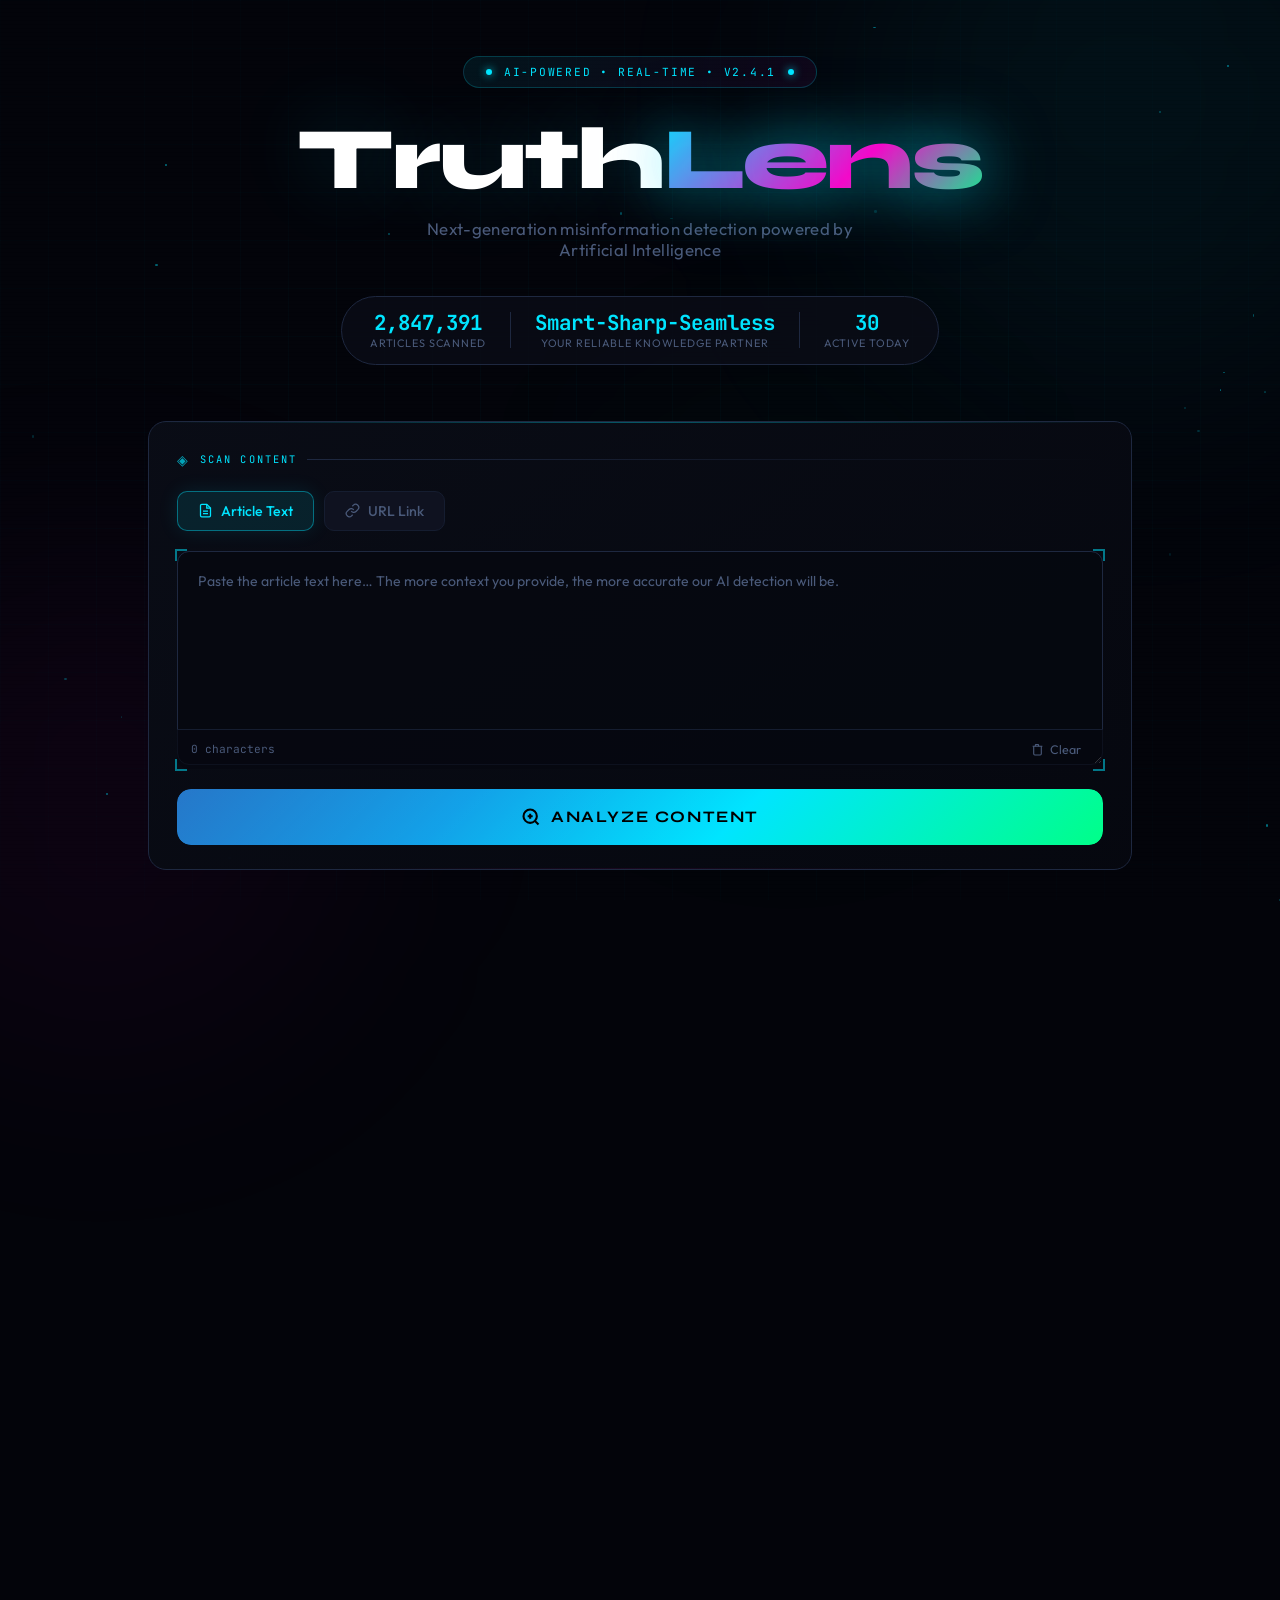
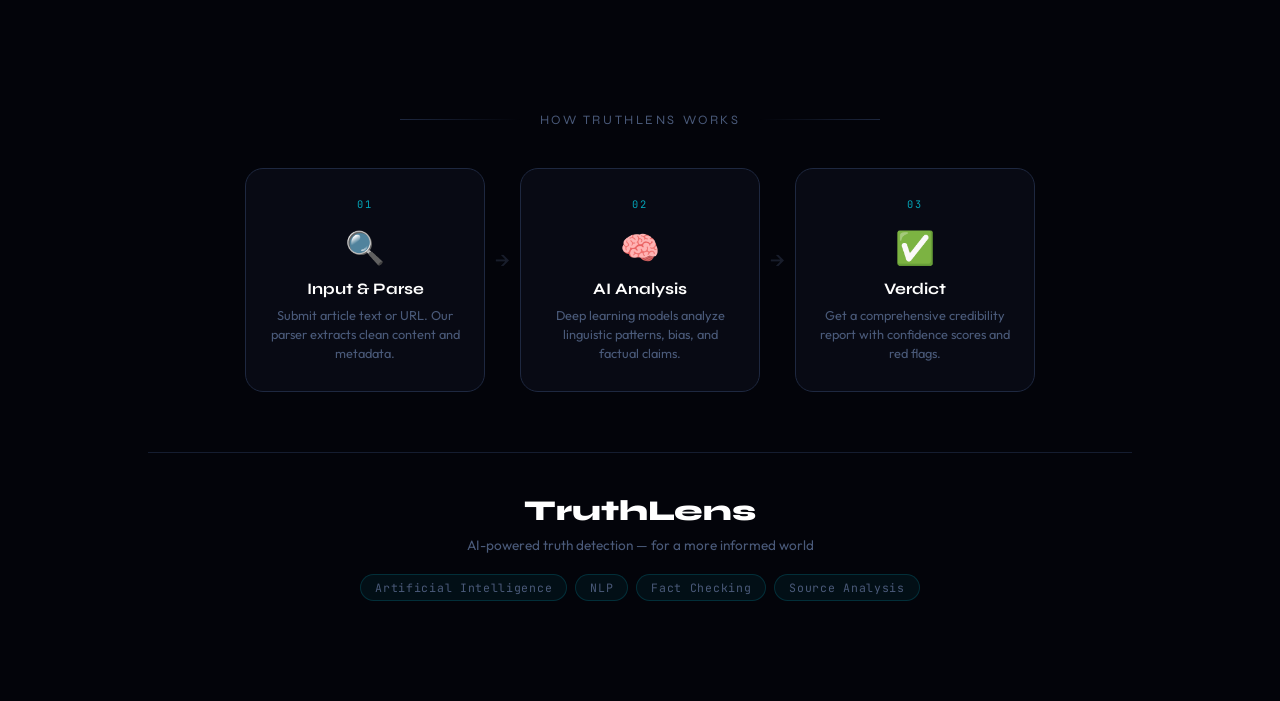
<file: frontend/index.html>
<!DOCTYPE html>
<html lang="en">
<head>
  <meta charset="UTF-8" />
  <meta name="viewport" content="width=device-width, initial-scale=1.0"/>
  <title>TruthLens — AI Fake News Detection</title>
  <link rel="preconnect" href="https://fonts.googleapis.com">
  <link href="https://fonts.googleapis.com/css2?family=Syne:wght@400;500;600;700;800&family=JetBrains+Mono:wght@300;400;500;600;700&family=Outfit:wght@300;400;500;600;700;900&display=swap" rel="stylesheet">
  <link rel="stylesheet" href="styles.css">
</head>
<body>

  <!-- Ambient background elements -->
  <div class="bg-grid"></div>
  <div class="blob blob-a"></div>
  <div class="blob blob-b"></div>
  <div class="blob blob-c"></div>
  <div class="scanline"></div>

  <!-- Floating particles -->
  <div class="particles" id="particles"></div>

  <div class="wrapper">

    <!-- ── HEADER ── -->
    <header>
      <div class="logo-badge">
        <span class="dot"></span>
        <span>AI-Powered • Real-Time • v2.4.1</span>
        <span class="dot"></span>
      </div>
      <h1>Truth<span class="accent">Lens</span></h1>
      <p class="subtitle">Next-generation misinformation detection powered by Artificial Intelligence</p>
      <div class="header-stats">
        <div class="hstat">
          <span class="hstat-val" data-count="2847391">0</span>
          <span class="hstat-label">Articles Scanned</span>
        </div>
        <div class="hstat-divider"></div>
        <div class="hstat">
         <span class="hstat-val">Smart-Sharp-Seamless</span>

          <span class="hstat-label">Your Reliable Knowledge Partner</span>
        </div>
        <div class="hstat-divider"></div>
        <div class="hstat">
          <span class="hstat-val" id="randomStat"></span>

<script>
  const randomNum = Math.floor(Math.random() * 100) + 1;
  const el = document.getElementById("randomStat");
  el.setAttribute("data-count", randomNum);
  el.textContent = randomNum + "%";
</script>
          <span class="hstat-label">Active Today</span>
        </div>
      </div>
    </header>

    <!-- ── INPUT CARD ── -->
    <section class="card input-card" style="--delay:.1s">
      <div class="card-label">
        <span class="card-label-icon">◈</span>
        <span>SCAN CONTENT</span>
        <div class="card-label-line"></div>
      </div>

      <!-- Mode Selector -->
      <div class="mode-selector">
        <button class="mode-btn active" id="modeText" onclick="switchMode('text')">
          <svg viewBox="0 0 24 24" fill="none" stroke="currentColor" stroke-width="2"><path d="M14 2H6a2 2 0 00-2 2v16a2 2 0 002 2h12a2 2 0 002-2V8z"/><polyline points="14 2 14 8 20 8"/><line x1="16" y1="13" x2="8" y2="13"/><line x1="16" y1="17" x2="8" y2="17"/></svg>
          Article Text
        </button>
        <button class="mode-btn" id="modeUrl" onclick="switchMode('url')">
          <svg viewBox="0 0 24 24" fill="none" stroke="currentColor" stroke-width="2"><path d="M10 13a5 5 0 007.54.54l3-3a5 5 0 00-7.07-7.07l-1.72 1.71"/><path d="M14 11a5 5 0 00-7.54-.54l-3 3a5 5 0 007.07 7.07l1.71-1.71"/></svg>
          URL Link
        </button>
      </div>

      <!-- Text Input Area -->
      <div class="input-wrap" id="textWrap">
        <div class="input-corner tl"></div>
        <div class="input-corner tr"></div>
        <div class="input-corner bl"></div>
        <div class="input-corner br"></div>
        <textarea
          id="newsInput"
          class="news-textarea"
          placeholder="Paste the article text here… The more context you provide, the more accurate our AI detection will be."
          rows="6"
        ></textarea>
        <div class="textarea-footer">
          <span class="char-count" id="charCount">0 characters</span>
          <button class="clear-btn" onclick="clearInput()">
            
            <svg viewBox="0 0 24 24" fill="none" stroke="currentColor" stroke-width="2"><polyline points="3 6 5 6 21 6"/><path d="M19 6v14a2 2 0 01-2 2H7a2 2 0 01-2-2V6m3 0V4a1 1 0 011-1h4a1 1 0 011 1v2"/></svg>
            Clear
          </button>
        </div>
      </div>

      <!-- URL Input Area -->
<div class="input-wrap url-wrap hidden" id="urlWrap">
  <div class="input-corner tl"></div>
  <div class="input-corner tr"></div>
  <div class="input-corner bl"></div>
  <div class="input-corner br"></div>
  <div class="url-input-inner">
    <svg class="url-icon" viewBox="0 0 24 24" fill="none" stroke="currentColor" stroke-width="2">
      <circle cx="12" cy="12" r="10"/>
      <line x1="2" y1="12" x2="22" y2="12"/>
      <path d="M12 2a15.3 15.3 0 014 10 15.3 15.3 0 01-4 10 15.3 15.3 0 01-4-10 15.3 15.3 0 014-10z"/>
    </svg>
    <input type="url" id="urlInput" class="url-input" placeholder="https://example.com/article-to-verify..." />
  </div>
  <div class="url-footer">
    <span></span>
    <button class="clear-btn" onclick="clearUrlInput()">
        <script>
                function clearUrlInput() {
  document.getElementById('urlInput').value = '';
              }
            </script>
      <svg viewBox="0 0 24 24" fill="none" stroke="currentColor" stroke-width="2">
        <polyline points="3 6 5 6 21 6"/>
        <path d="M19 6v14a2 2 0 01-2 2H7a2 2 0 01-2-2V6m3 0V4a1 1 0 011-1h4a1 1 0 011 1v2"/>
      </svg>
      Clear
    </button>
  </div>
</div>
        
      

      <!-- Scan Button -->
      <button class="scan-btn" id="scanBtn" onclick="triggerScan()">
        <span class="scan-btn-bg"></span>
        <span class="scan-btn-content">
          <svg class="scan-btn-icon" viewBox="0 0 24 24" fill="none" stroke="currentColor" stroke-width="2.5">
            <circle cx="11" cy="11" r="8"/>
            <path d="m21 21-4.35-4.35"/>
            <line x1="11" y1="8" x2="11" y2="14"/>
            <line x1="8" y1="11" x2="14" y2="11"/>
          </svg>
          <span class="scan-btn-text">Analyze Content</span>
        </span>
        <div class="scan-btn-glow"></div>
      </button>
    </section>

    <!-- ── SCANNING ANIMATION OVERLAY ── -->
    <div class="scanning-bar" id="scanningBar">
      <div class="scanning-progress">
        <div class="scanning-fill" id="scanFill"></div>
      </div>
      <div class="scanning-label">
        <span class="scanning-dot"></span>
        <span id="scanLabel">Initializing neural network…</span>
      </div>
    </div>

    <!-- ── RESULTS SECTION ── -->
    <section class="results-grid" id="resultsGrid">

      <!-- Main Verdict Card -->
      <div class="card verdict-card" id="verdictCard">
        <div class="card-label">
          <span class="card-label-icon">◈</span>
          <span>VERDICT</span>
          <div class="card-label-line"></div>
        </div>

        <div class="verdict-display">
          <div class="verdict-icon-wrap" id="verdictIconWrap">
            <div class="verdict-ring verdict-ring-outer"></div>
            <div class="verdict-ring verdict-ring-inner"></div>
            <div class="verdict-icon" id="verdictIcon">?</div>
          </div>
          <div class="verdict-text-wrap">
            <div class="verdict-label" id="verdictLabel">Awaiting Scan</div>
            <div class="verdict-sublabel" id="verdictSublabel">Submit content to begin analysis</div>
          </div>
        </div>

        <!-- ── Confidence Bar (backend: update #confidenceFill width & #confidenceVal text) ── -->
        <div class="metric-section">
          <div class="metric-header">
            <span class="metric-name">Confidence Score</span>
            <span class="metric-val" id="confidenceVal">—</span>
          </div>
          <div class="meter-track">
            <div class="meter-fill confidence-fill" id="confidenceFill" style="width:0%"></div>
            <div class="meter-shine"></div>
          </div>
          <div class="meter-ticks">
            <span>0%</span><span>25%</span><span>50%</span><span>75%</span><span>100%</span>
          </div>
        </div>

        <!-- Status Badge -->
        <div class="status-display">
          <div class="status-badge" id="statusBadge">
            <span class="status-icon" id="statusIcon">○</span>
            <span id="statusLabel">No Data</span>
          </div>
          <div class="timestamp" id="scanTimestamp">—</div>
        </div>
      </div>

      <!-- Source Credibility Card -->
      <div class="card credibility-card" id="credibilityCard">
        <div class="card-label">
          <span class="card-label-icon">◈</span>
          <span>SOURCE ANALYSIS</span>
          <div class="card-label-line"></div>
        </div>

        <!-- ── Source Credibility Bar (backend: update #credibilityFill & #credibilityVal) ── -->
        <div class="metric-section">
          <div class="metric-header">
            <span class="metric-name">Source Credibility</span>
            <span class="metric-val" id="credibilityVal">—</span>
          </div>
          <div class="meter-track">
            <div class="meter-fill credibility-fill" id="credibilityFill" style="width:0%"></div>
            <div class="meter-shine"></div>
          </div>
        </div>

        <!-- ── Bias Score Bar (backend: update #biasFill & #biasVal) ── -->
        <div class="metric-section">
          <div class="metric-header">
            <span class="metric-name">Bias Detection</span>
            <span class="metric-val" id="biasVal">—</span>
          </div>
          <div class="meter-track">
            <div class="meter-fill bias-fill" id="biasFill" style="width:0%"></div>
            <div class="meter-shine"></div>
          </div>
        </div>

        <!-- ── Sentiment Score Bar (backend: update #sentimentFill & #sentimentVal) ── -->
        <div class="metric-section">
          <div class="metric-header">
            <span class="metric-name">Emotional Manipulation</span>
            <span class="metric-val" id="sentimentVal">—</span>
          </div>
          <div class="meter-track">
            <div class="meter-fill sentiment-fill" id="sentimentFill" style="width:0%"></div>
            <div class="meter-shine"></div>
          </div>
        </div>

        <!-- Source Info (backend: set #sourceName & #sourceDomain) -->
        <div class="source-info">
          <div class="source-row">
            <span class="source-key">Source</span>
            <span class="source-val" id="sourceName">—</span>
          </div>
          <div class="source-row">
            <span class="source-key">Domain</span>
            <span class="source-val" id="sourceDomain">—</span>
          </div>
          <div class="source-row">
            <span class="source-key">Category</span>
            <span class="source-val" id="sourceCategory">—</span>
          </div>
        </div>
      </div>

      <!-- Claim Analysis Card -->
      <div class="card claims-card" id="claimsCard">
        <div class="card-label">
          <span class="card-label-icon">◈</span>
          <span>CLAIM ANALYSIS</span>
          <div class="card-label-line"></div>
        </div>

        <!-- ── Factual Accuracy Bar (backend: update #factFill & #factVal) ── -->
        <div class="metric-section">
          <div class="metric-header">
            <span class="metric-name">Factual Accuracy</span>
            <span class="metric-val" id="factVal">—</span>
          </div>
          <div class="meter-track">
            <div class="meter-fill fact-fill" id="factFill" style="width:0%"></div>
            <div class="meter-shine"></div>
          </div>
        </div>

        <!-- ── Clickbait Score Bar (backend: update #clickbaitFill & #clickbaitVal) ── -->
        <div class="metric-section">
          <div class="metric-header">
            <span class="metric-name">Clickbait Score</span>
            <span class="metric-val" id="clickbaitVal">—</span>
          </div>
          <div class="meter-track">
            <div class="meter-fill clickbait-fill" id="clickbaitFill" style="width:0%"></div>
            <div class="meter-shine"></div>
          </div>
        </div>

        <!-- Detected Flags (backend: populate #flagsList) -->
        <div class="flags-section">
          <div class="flags-title">Detected Signals</div>
          <div class="flags-list" id="flagsList">
            <div class="empty-state-small">
              <span>⬡</span>
              <span>No signals detected yet</span>
            </div>
          </div>
        </div>
      </div>

      <!-- Linguistic Pattern Card -->
      <div class="card linguistic-card" id="linguisticCard">
        <div class="card-label">
          <span class="card-label-icon">◈</span>
          <span>LINGUISTIC PATTERNS</span>
          <div class="card-label-line"></div>
        </div>

        <!-- ── Readability Bar (backend: update #readFill & #readVal) ── -->
        <div class="metric-section">
          <div class="metric-header">
            <span class="metric-name">Readability Index</span>
            <span class="metric-val" id="readVal">—</span>
          </div>
          <div class="meter-track">
            <div class="meter-fill read-fill" id="readFill" style="width:0%"></div>
            <div class="meter-shine"></div>
          </div>
        </div>

        <!-- Text Statistics (backend: populate #wordCount, #sentenceCount, #uniqueWords) -->
        <div class="stat-grid">
          <div class="stat-box">
            <div class="stat-box-val" id="wordCount">—</div>
            <div class="stat-box-label">Word Count</div>
          </div>
          <div class="stat-box">
            <div class="stat-box-val" id="sentenceCount">—</div>
            <div class="stat-box-label">Sentences</div>
          </div>
          <div class="stat-box">
            <div class="stat-box-val" id="uniqueWords">—</div>
            <div class="stat-box-label">Unique Words</div>
          </div>
          <div class="stat-box">
            <div class="stat-box-val" id="avgSentLen">—</div>
            <div class="stat-box-label">Avg Sentence</div>
          </div>
        </div>

        <!-- Top Keywords (backend: populate #keywordsList) -->
        <div class="keywords-section">
          <div class="flags-title">Top Keywords</div>
          <div class="keywords-list" id="keywordsList">
            <div class="empty-state-small"><span>⬡</span><span>Pending analysis</span></div>
          </div>
        </div>
      </div>

    </section>

    <!-- ── HOW IT WORKS SECTION ── -->
    <section class="how-section">
      <div class="how-title">
        <span class="how-title-line"></span>
        <span>How TruthLens Works</span>
        <span class="how-title-line"></span>
      </div>
      <div class="how-grid">
        <div class="how-step">
          <div class="how-step-num">01</div>
          <div class="how-step-icon">🔍</div>
          <div class="how-step-title">Input & Parse</div>
          <div class="how-step-desc">Submit article text or URL. Our parser extracts clean content and metadata.</div>
        </div>
        <div class="how-connector">→</div>
        <div class="how-step">
          <div class="how-step-num">02</div>
          <div class="how-step-icon">🧠</div>
          <div class="how-step-title">AI Analysis</div>
          <div class="how-step-desc">Deep learning models analyze linguistic patterns, bias, and factual claims.</div>
        </div>
        <div class="how-connector">→</div>
        <div class="how-step">
          <div class="how-step-num">03</div>
          <div class="how-step-icon">✅</div>
          <div class="how-step-title">Verdict</div>
          <div class="how-step-desc">Get a comprehensive credibility report with confidence scores and red flags.</div>
        </div>
      </div>
    </section>

    <!-- ── FOOTER ── -->
    <footer class="site-footer">
      <div class="footer-logo">Truth<span class="accent">Lens</span></div>
      <p class="footer-sub">AI-powered truth detection — for a more informed world</p>
      <div class="footer-chips">
        <span class="chip">Artificial Intelligence</span>
        <span class="chip">NLP</span>
        <span class="chip">Fact Checking</span>
        <span class="chip">Source Analysis</span>
      </div>
    </footer>

  </div><!-- /wrapper -->

  <script>
    // ── Particles ──
    const pCont = document.getElementById('particles');
    for (let i = 0; i < 40; i++) {
      const p = document.createElement('div');
      p.className = 'particle';
      p.style.cssText = `
        left:${Math.random()*100}%;
        top:${Math.random()*100}%;
        animation-delay:${Math.random()*8}s;
        animation-duration:${6+Math.random()*10}s;
        width:${1+Math.random()*2}px;
        height:${1+Math.random()*2}px;
        opacity:${0.1+Math.random()*0.4};
      `;
      pCont.appendChild(p);
    }

    // ── Counter animation ──
    document.querySelectorAll('[data-count]').forEach(el => {
      const target = +el.dataset.count;
      let current = 0;
      const step = target / 60;
      const tick = setInterval(() => {
        current = Math.min(current + step, target);
        el.textContent = Math.floor(current).toLocaleString();
        if (current >= target) clearInterval(tick);
      }, 30);
    });

    // ── Mode switch ──
    function switchMode(mode) {
      const textWrap = document.getElementById('textWrap');
      const urlWrap  = document.getElementById('urlWrap');
      const modeText = document.getElementById('modeText');
      const modeUrl  = document.getElementById('modeUrl');
      if (mode === 'text') {
        textWrap.classList.remove('hidden');
        urlWrap.classList.add('hidden');
        modeText.classList.add('active');
        modeUrl.classList.remove('active');
      } else {
        textWrap.classList.add('hidden');
        urlWrap.classList.remove('hidden');
        modeUrl.classList.add('active');
        modeText.classList.remove('active');
      }
    }

    // ── Char count ──
    document.getElementById('newsInput').addEventListener('input', function() {
      document.getElementById('charCount').textContent = `${this.value.length.toLocaleString()} characters`;
    });

    function clearInput() {
      document.getElementById('newsInput').value = '';
      document.getElementById('charCount').textContent = '0 characters';
    }

    // ── Scan trigger (UI demo — wire your backend here) ──
    const SCAN_MESSAGES = [
      'Initializing neural network…',
      'Tokenizing content…',
      'Running NLP pipeline…',
      'Checking source credibility…',
      'Analyzing linguistic patterns…',
      'Cross-referencing fact database…',
      'Calculating confidence scores…',
      'Generating verdict…'
    ];

    function triggerScan() {
      const input = document.getElementById('newsInput').value ||
                    document.getElementById('urlInput').value;
      if (!input.trim()) {
        shakeInput(); return;
      }
      runScanAnimation();
    }

    function shakeInput() {
      const wrap = document.getElementById('textWrap').classList.contains('hidden')
        ? document.getElementById('urlWrap')
        : document.getElementById('textWrap');
      wrap.classList.add('shake');
      setTimeout(() => wrap.classList.remove('shake'), 500);
    }

    function runScanAnimation() {
      const bar    = document.getElementById('scanningBar');
      const fill   = document.getElementById('scanFill');
      const label  = document.getElementById('scanLabel');
      const btn    = document.getElementById('scanBtn');

      btn.disabled = true;
      btn.querySelector('.scan-btn-text').textContent = 'Scanning…';
      bar.classList.add('active');

      let step = 0;
      let pct  = 0;
      const interval = setInterval(() => {
        pct += 100 / SCAN_MESSAGES.length;
        fill.style.width = Math.min(pct, 100) + '%';
        if (step < SCAN_MESSAGES.length) {
          label.textContent = SCAN_MESSAGES[step++];
        }
        if (pct >= 100) {
          clearInterval(interval);
          setTimeout(() => {
            bar.classList.remove('active');
            btn.disabled = false;
            btn.querySelector('.scan-btn-text').textContent = 'Analyze Content';

            // 🔥 REAL BACKEND CALL
            analyzeNews();

          }, 600);
        }
      }, 380);
    }

  </script>


  <script src="script.js"></script>

</body>
</html>
</file>
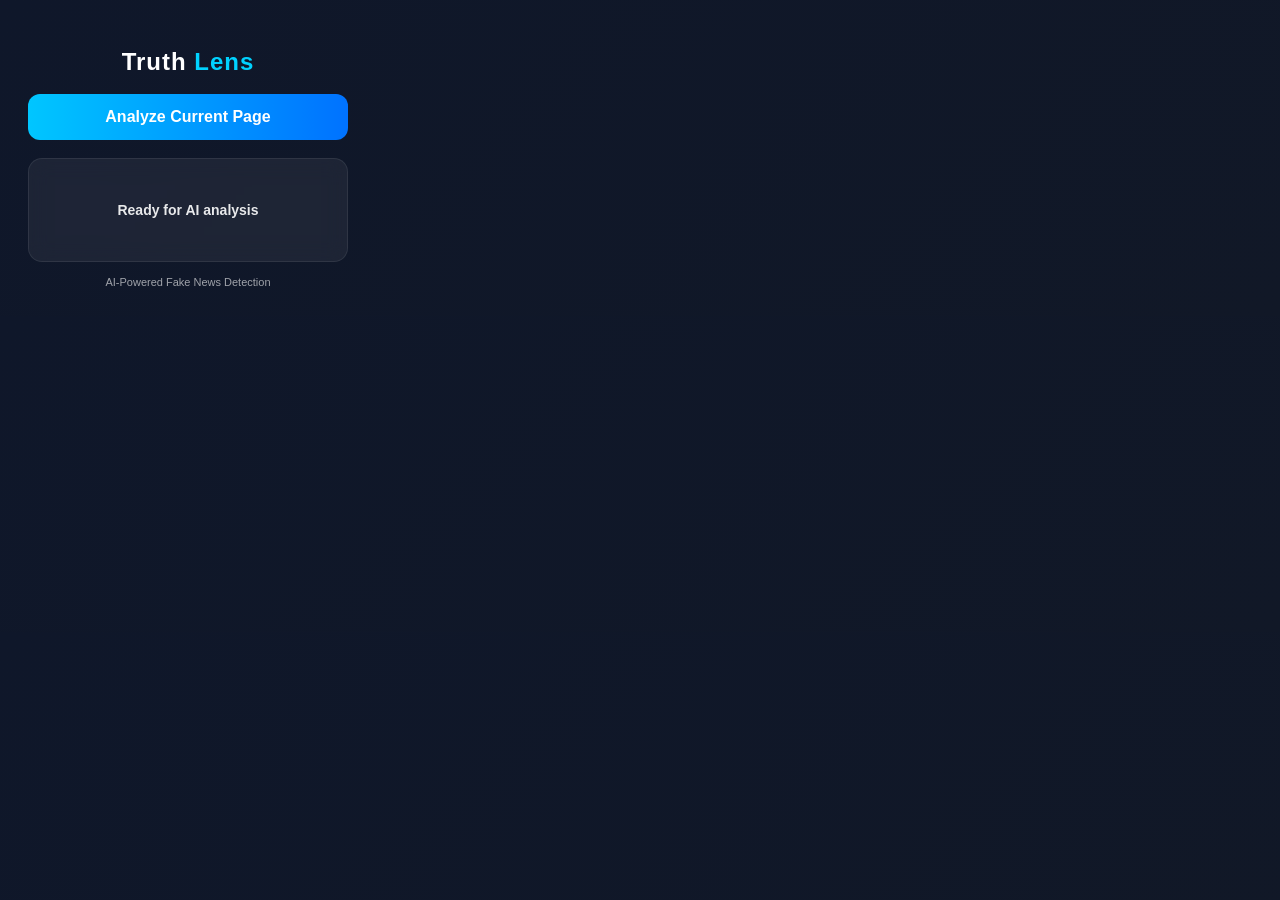
<file: chrome-extension/popup.html>
<!DOCTYPE html>
<html lang="en">

<head>

    <meta charset="UTF-8">

    <meta
        name="viewport"
        content="width=device-width, initial-scale=1.0"
    >

    <title>TruthLens</title>

    <link
        rel="stylesheet"
        href="style.css"
    >

    <style>

        body {

            width: 320px;

            padding: 20px;

            background:
                linear-gradient(
                    135deg,
                    #0f172a,
                    #111827
                );

            color: white;

            font-family:
                Arial,
                sans-serif;

            text-align: center;
        }

        h2 {

            margin-bottom: 18px;

            font-size: 24px;

            letter-spacing: 1px;
        }

        .accent {

            color: #00d2ff;
        }

        #check {

            width: 100%;

            padding: 14px;

            border: none;

            border-radius: 12px;

            background:
                linear-gradient(
                    90deg,
                    #00c6ff,
                    #0072ff
                );

            color: white;

            font-size: 16px;

            font-weight: bold;

            cursor: pointer;

            transition: 0.3s;
        }

        #check:hover {

            transform: scale(1.03);

            opacity: 0.95;
        }

        #resultBox {

            margin-top: 18px;

            padding: 16px;

            border-radius: 14px;

            background:
                rgba(255,255,255,0.06);

            border:
                1px solid rgba(255,255,255,0.08);

            backdrop-filter:
                blur(10px);

            min-height: 70px;

            display: flex;

            align-items: center;

            justify-content: center;
        }

        #result {

            font-size: 14px;

            line-height: 1.6;

            opacity: 0.9;
        }

        .footer {

            margin-top: 14px;

            font-size: 11px;

            opacity: 0.6;
        }

    </style>

</head>

<body>

    <!-- ================================= -->
    <!-- 🔥 TITLE -->
    <!-- ================================= -->

    <h2>

        Truth<span class="accent">
            Lens
        </span>

    </h2>

    <!-- ================================= -->
    <!-- 🔥 BUTTON -->
    <!-- ================================= -->

    <button id="check">

        Analyze Current Page

    </button>

    <!-- ================================= -->
    <!-- 🔥 RESULT -->
    <!-- ================================= -->

    <div id="resultBox">

        <p id="result">

            Ready for AI analysis

        </p>

    </div>

    <!-- ================================= -->
    <!-- 🔥 FOOTER -->
    <!-- ================================= -->

    <div class="footer">

        AI-Powered Fake News Detection

    </div>

    <script src="popup.js"></script>

</body>
</html>
</file>
<file: frontend/styles.css>
/* ════════════════════════════════════════════
   TruthLens — Fake News Detection UI
   styles.css
   ════════════════════════════════════════════ */

:root {
  --bg:         #03040a;
  --bg2:        #060810;
  --surface:    #0a0d17;
  --surface2:   #0f1220;
  --border:     #151d30;
  --border2:    #1e2840;

  --cyan:       #00e5ff;
  --cyan-dim:   rgba(0,229,255,.10);
  --cyan-glow:  rgba(0,229,255,.25);

  --green:      #00ff88;
  --green-dim:  rgba(0,255,136,.10);

  --red:        #ff2d55;
  --red-dim:    rgba(255,45,85,.12);

  --magenta:    #ff00c8;
  --magenta-dim:rgba(255,0,200,.10);

  --amber:      #ffb800;
  --amber-dim:  rgba(255,184,0,.10);

  --violet:     #7c3aed;

  --text:       #c8d2e6;
  --text-dim:   #4a5a7a;
  --text-mid:   #7a8eaa;

  --mono:   'JetBrains Mono', monospace;
  --sans:   'Outfit', sans-serif;
  --display:'Syne', sans-serif;

  --radius: 18px;
  --radius-sm: 10px;
}

/* ── Reset ── */
*, *::before, *::after { box-sizing: border-box; margin: 0; padding: 0; }
html { scroll-behavior: smooth; }

body {
  font-family: var(--sans);
  background: var(--bg);
  color: var(--text);
  min-height: 100vh;
  overflow-x: hidden;
  position: relative;
  cursor: default;
}

/* ══════════════════ BACKGROUND ══════════════════ */

.bg-grid {
  position: fixed; inset: 0;
  background-image:
    linear-gradient(rgba(0,229,255,.025) 1px, transparent 1px),
    linear-gradient(90deg, rgba(0,229,255,.025) 1px, transparent 1px);
  background-size: 48px 48px;
  pointer-events: none; z-index: 0;
  mask-image: radial-gradient(ellipse 90% 90% at 50% 50%, black 30%, transparent 100%);
}

.blob {
  position: fixed; border-radius: 50%;
  filter: blur(120px); pointer-events: none; z-index: 0;
  animation: drift 20s ease-in-out infinite alternate;
}
.blob-a { width:600px;height:600px;top:-200px;right:-150px;background:rgba(0,229,255,.055); }
.blob-b { width:500px;height:500px;bottom:-150px;left:-150px;background:rgba(255,0,200,.045); animation-delay:-9s; }
.blob-c { width:350px;height:350px;top:45%;left:48%;background:rgba(0,255,136,.035); animation-delay:-16s; }

@keyframes drift { to { transform: translate(50px,40px) scale(1.12); } }

.scanline {
  position: fixed; inset: 0;
  background: repeating-linear-gradient(
    0deg, transparent, transparent 3px,
    rgba(0,0,0,.06) 3px, rgba(0,0,0,.06) 4px
  );
  pointer-events: none; z-index: 1;
  animation: scanMove 8s linear infinite;
}
@keyframes scanMove {
  0%   { background-position: 0 0; }
  100% { background-position: 0 200px; }
}

.particles { position: fixed; inset: 0; pointer-events: none; z-index: 0; }
.particle {
  position: absolute;
  background: var(--cyan);
  border-radius: 50%;
  animation: floatParticle linear infinite;
}
@keyframes floatParticle {
  0%   { transform: translateY(0) scale(1); opacity: .3; }
  50%  { opacity: .6; }
  100% { transform: translateY(-120px) scale(0.5); opacity: 0; }
}

/* ══════════════════ LAYOUT ══════════════════ */

.wrapper {
  position: relative; z-index: 2;
  max-width: 1040px;
  margin: 0 auto;
  padding: 56px 28px 100px;
}

/* ══════════════════ HEADER ══════════════════ */

header {
  text-align: center;
  margin-bottom: 56px;
  animation: fadeUp .9s cubic-bezier(.22,1,.36,1) both;
}

.logo-badge {
  display: inline-flex; align-items: center; gap: 12px;
  background: linear-gradient(135deg, rgba(0,229,255,.08), rgba(255,0,200,.06));
  border: 1px solid rgba(0,229,255,.2);
  border-radius: 50px;
  padding: 8px 22px;
  font-family: var(--mono);
  font-size: .7rem;
  color: var(--cyan);
  letter-spacing: .16em;
  text-transform: uppercase;
  margin-bottom: 28px;
  backdrop-filter: blur(10px);
}
.dot {
  width: 6px; height: 6px; border-radius: 50%;
  background: var(--cyan);
  animation: pulseDot 2s ease-in-out infinite;
  box-shadow: 0 0 8px var(--cyan);
}
@keyframes pulseDot {
  0%,100% { opacity:1; transform:scale(1); }
  50%      { opacity:.3; transform:scale(.6); }
}

h1 {
  font-family: var(--display);
  font-size: clamp(3rem, 7vw, 5.5rem);
  font-weight: 800;
  letter-spacing: -.03em;
  line-height: 1;
  color: #fff;
  margin-bottom: 14px;
  text-shadow: 0 0 80px rgba(0,229,255,.2);
}
h1 .accent {
  background: linear-gradient(135deg, var(--cyan) 0%, var(--magenta) 60%, var(--green) 100%);
  -webkit-background-clip: text;
  -webkit-text-fill-color: transparent;
  background-clip: text;
  filter: drop-shadow(0 0 30px rgba(0,229,255,.5));
}

.subtitle {
  font-size: 1.05rem;
  color: var(--text-dim);
  font-weight: 400;
  letter-spacing: .02em;
  max-width: 480px;
  margin: 0 auto 36px;
}

.header-stats {
  display: inline-flex; align-items: center; gap: 0;
  background: rgba(10,13,23,.8);
  border: 1px solid var(--border2);
  border-radius: 60px;
  padding: 14px 28px;
  gap: 24px;
  backdrop-filter: blur(20px);
}
.hstat {
  text-align: center;
}
.hstat-val {
  font-family: var(--mono);
  font-size: 1.3rem;
  font-weight: 700;
  color: var(--cyan);
  display: inline;
  line-height: 1.2;
}
.hstat-suffix {
  font-family: var(--mono);
  font-size: 1.3rem;
  font-weight: 700;
  color: var(--cyan);
}
.hstat-label {
  font-size: .68rem;
  color: var(--text-dim);
  letter-spacing: .08em;
  text-transform: uppercase;
  display: block;
}
.hstat-divider {
  width: 1px; height: 36px;
  background: var(--border2);
}

/* ══════════════════ CARD ══════════════════ */

.card {
  background: linear-gradient(145deg, rgba(10,13,23,.95), rgba(6,8,16,.95));
  border: 1px solid var(--border2);
  border-radius: var(--radius);
  padding: 28px 28px 24px;
  position: relative;
  overflow: hidden;
  animation: fadeUp .8s cubic-bezier(.22,1,.36,1) both;
  animation-delay: var(--delay, .2s);
  backdrop-filter: blur(20px);
  transition: border-color .3s, box-shadow .3s;
}
.card:hover {
  border-color: rgba(0,229,255,.15);
  box-shadow: 0 0 40px rgba(0,229,255,.04), 0 20px 60px rgba(0,0,0,.5);
}
.card::before {
  content: '';
  position: absolute; top: 0; left: 0; right: 0; height: 1px;
  background: linear-gradient(90deg, transparent 0%, var(--cyan) 50%, transparent 100%);
  opacity: .35;
}
.card::after {
  content: '';
  position: absolute; bottom: 0; left: 0; right: 0; height: 1px;
  background: linear-gradient(90deg, transparent 20%, rgba(255,0,200,.2) 50%, transparent 80%);
  opacity: .4;
}

.card-label {
  display: flex; align-items: center; gap: 10px;
  font-family: var(--mono);
  font-size: .65rem;
  letter-spacing: .2em;
  text-transform: uppercase;
  color: var(--cyan);
  margin-bottom: 22px;
}
.card-label-icon { font-size: .9rem; opacity: .7; }
.card-label-line {
  flex: 1;
  height: 1px;
  background: linear-gradient(90deg, var(--border2), transparent);
}

/* ══════════════════ INPUT CARD ══════════════════ */

.input-card { margin-bottom: 16px; }

.mode-selector {
  display: flex; gap: 10px;
  margin-bottom: 20px;
}
.mode-btn {
  display: flex; align-items: center; gap: 8px;
  padding: 10px 20px;
  background: var(--surface2);
  border: 1px solid var(--border);
  border-radius: var(--radius-sm);
  color: var(--text-dim);
  font-family: var(--sans);
  font-size: .88rem;
  font-weight: 500;
  cursor: pointer;
  transition: all .25s;
}
.mode-btn svg { width: 15px; height: 15px; flex-shrink: 0; }
.mode-btn:hover {
  border-color: rgba(0,229,255,.3);
  color: var(--cyan);
}
.mode-btn.active {
  background: var(--cyan-dim);
  border-color: rgba(0,229,255,.4);
  color: var(--cyan);
  box-shadow: 0 0 20px rgba(0,229,255,.1);
}

/* Input wrap with corner brackets */
.input-wrap {
  position: relative;
  margin-bottom: 20px;
}
.input-corner {
  position: absolute;
  width: 12px; height: 12px;
  border-color: var(--cyan);
  border-style: solid;
  opacity: .5;
  transition: opacity .3s;
  z-index: 2;
}
.input-wrap:focus-within .input-corner { opacity: 1; }
.input-corner.tl { top: -2px; left: -2px; border-width: 2px 0 0 2px; }
.input-corner.tr { top: -2px; right: -2px; border-width: 2px 2px 0 0; }
.input-corner.bl { bottom: -2px; left: -2px; border-width: 0 0 2px 2px; }
.input-corner.br { bottom: -2px; right: -2px; border-width: 0 2px 2px 0; }

.news-textarea {
  width: 100%;
  min-height: 160px;
  padding: 18px 20px 48px;
  background: rgba(6,8,16,.8);
  border: 1px solid var(--border2);
  border-radius: 12px;
  color: var(--text);
  font-family: var(--sans);
  font-size: .95rem;
  line-height: 1.6;
  resize: vertical;
  outline: none;
  transition: border-color .25s, box-shadow .25s;
}
.news-textarea:focus {
  border-color: rgba(0,229,255,.4);
  box-shadow: 0 0 0 3px rgba(0,229,255,.06), 0 0 30px rgba(0,229,255,.07);
}
.news-textarea::placeholder {
  color: var(--text-dim);
  font-size: .88rem;
}

.textarea-footer {
  position: absolute;
  bottom: 0; left: 0; right: 0;
  display: flex; align-items: center; justify-content: space-between;
  padding: 8px 14px;
  background: rgba(6,8,16,.7);
  border-top: 1px solid var(--border);
  border-radius: 0 0 12px 12px;
}
.char-count {
  font-family: var(--mono);
  font-size: .7rem;
  color: var(--text-dim);
}
.clear-btn {
  display: flex; align-items: center; gap: 6px;
  background: none;
  border: none;
  color: var(--text-dim);
  font-family: var(--sans);
  font-size: .78rem;
  cursor: pointer;
  padding: 4px 8px;
  border-radius: 6px;
  transition: color .2s, background .2s;
}
.clear-btn svg { width: 13px; height: 13px; }
.clear-btn:hover { color: var(--red); background: var(--red-dim); }

/* URL Input */
.url-wrap { margin-bottom: 20px; }
.url-input-inner {
  display: flex; align-items: center; gap: 14px;
  padding: 16px 20px;
  background: rgba(6,8,16,.8);
  border: 1px solid var(--border2);
  border-radius: 12px;
  transition: border-color .25s, box-shadow .25s;
}
.url-input:focus {
  outline: none;
}
.url-input-inner:focus-within {
  border-color: rgba(0,229,255,.4);
  box-shadow: 0 0 0 3px rgba(0,229,255,.06);
}
.url-icon { width: 18px; height: 18px; flex-shrink: 0; color: var(--text-dim); }
.url-input {
  flex: 1;
  background: none;
  border: none;
  outline: none;
  color: var(--text);
  font-family: var(--mono);
  font-size: .9rem;
}
.url-input:focus {
  outline: none;
}
.url-input::placeholder { color: var(--text-dim); font-size: .85rem; }

.hidden { display: none !important; }

/* ── Scan Button ── */
.scan-btn {
  width: 100%;
  padding: 18px;
  background: none;
  border: none;
  border-radius: 14px;
  cursor: pointer;
  position: relative;
  overflow: hidden;
  transition: transform .15s;
}
.scan-btn:hover { transform: translateY(-2px); }
.scan-btn:hover .scan-btn-glow { opacity: 1; }
.scan-btn:active { transform: translateY(0); }
.scan-btn:disabled { opacity: .6; cursor: not-allowed; transform: none; }

.scan-btn-bg {
  position: absolute; inset: 0;
  background: linear-gradient(135deg, #0060c0 0%, #0099e6 30%, var(--cyan) 60%, var(--green) 100%);
  border-radius: 14px;
  transition: opacity .3s;
}
.scan-btn::before {
  content: '';
  position: absolute; inset: 0;
  background: linear-gradient(135deg, rgba(255,255,255,.15) 0%, transparent 60%);
  border-radius: 14px;
  z-index: 1;
}
.scan-btn-content {
  position: relative; z-index: 2;
  display: flex; align-items: center; justify-content: center; gap: 10px;
  color: #000;
  font-family: var(--display);
  font-size: 1rem;
  font-weight: 700;
  letter-spacing: .1em;
  text-transform: uppercase;
}
.scan-btn-icon { width: 20px; height: 20px; }
.scan-btn-glow {
  position: absolute; inset: 0;
  border-radius: 14px;
  box-shadow: 0 0 40px rgba(0,229,255,.5), 0 0 80px rgba(0,229,255,.25);
  opacity: 0;
  transition: opacity .3s;
  z-index: 0;
  pointer-events: none;
}

/* ── Shake animation ── */
.shake {
  animation: shake .4s ease;
}
@keyframes shake {
  0%,100% { transform: translateX(0); }
  20%      { transform: translateX(-6px); }
  40%      { transform: translateX(6px); }
  60%      { transform: translateX(-4px); }
  80%      { transform: translateX(4px); }
}

/* ══════════════════ SCANNING BAR ══════════════════ */

.scanning-bar {
  background: rgba(10,13,23,.9);
  border: 1px solid rgba(0,229,255,.2);
  border-radius: 12px;
  padding: 16px 22px;
  margin-bottom: 16px;
  display: none;
  backdrop-filter: blur(20px);
  animation: fadeUp .3s ease;
}
.scanning-bar.active { display: block; }

.scanning-progress {
  height: 4px;
  background: var(--border);
  border-radius: 99px;
  overflow: hidden;
  margin-bottom: 12px;
}
.scanning-fill {
  height: 100%;
  width: 0%;
  background: linear-gradient(90deg, var(--cyan), var(--magenta), var(--green));
  border-radius: 99px;
  transition: width .4s ease;
  box-shadow: 0 0 12px var(--cyan);
}
.scanning-label {
  display: flex; align-items: center; gap: 10px;
  font-family: var(--mono);
  font-size: .78rem;
  color: var(--cyan);
  letter-spacing: .06em;
}
.scanning-dot {
  width: 7px; height: 7px; border-radius: 50%;
  background: var(--cyan);
  animation: pulseDot 1s ease-in-out infinite;
  flex-shrink: 0;
}

/* ══════════════════ RESULTS GRID ══════════════════ */

.results-grid {
  display: grid;
  grid-template-columns: 1fr 1fr;
  grid-template-rows: auto auto;
  gap: 16px;
  opacity: 0;
  transform: translateY(24px);
  pointer-events: none;
  transition: opacity .5s ease, transform .5s ease;
}
.results-grid.visible {
  opacity: 1;
  transform: translateY(0);
  pointer-events: auto;
}

.verdict-card    { grid-column: 1; grid-row: 1; --delay:.05s; }
.credibility-card{ grid-column: 2; grid-row: 1; --delay:.1s; }
.claims-card     { grid-column: 1; grid-row: 2; --delay:.15s; }
.linguistic-card { grid-column: 2; grid-row: 2; --delay:.2s; }

@media (max-width: 720px) {
  .results-grid { grid-template-columns: 1fr; }
  .verdict-card, .credibility-card, .claims-card, .linguistic-card {
    grid-column: 1; grid-row: auto;
  }
}

/* ── Verdict Display ── */
.verdict-display {
  display: flex; align-items: center; gap: 20px;
  margin-bottom: 26px;
}
.verdict-icon-wrap {
  position: relative; flex-shrink: 0;
  width: 72px; height: 72px;
  display: flex; align-items: center; justify-content: center;
}
.verdict-ring {
  position: absolute;
  border-radius: 50%;
  border: 1px solid rgba(0,229,255,.2);
  animation: ringPulse 3s ease-in-out infinite;
}
.verdict-ring-outer { inset: 0; animation-delay: 0s; }
.verdict-ring-inner { inset: 10px; animation-delay: .8s; }
@keyframes ringPulse {
  0%,100% { opacity:.2; transform:scale(1); }
  50%     { opacity:.5; transform:scale(1.04); }
}
[data-verdict="fake"] .verdict-ring {
  border-color: rgba(255,45,85,.3);
  box-shadow: 0 0 20px rgba(255,45,85,.15);
}
[data-verdict="real"] .verdict-ring {
  border-color: rgba(0,255,136,.3);
  box-shadow: 0 0 20px rgba(0,255,136,.15);
}
.verdict-icon {
  font-size: 1.8rem;
  font-weight: 900;
  font-family: var(--display);
  color: var(--text-dim);
  z-index: 1;
  transition: color .4s;
}
.verdict-label {
  font-family: var(--display);
  font-size: 2rem;
  font-weight: 800;
  letter-spacing: -.02em;
  color: var(--text-dim);
  transition: color .4s;
  line-height: 1.1;
}
.verdict-sublabel {
  font-size: .82rem;
  color: var(--text-dim);
  margin-top: 4px;
}

/* ── Metric Bars ── */
.metric-section {
  margin-bottom: 18px;
}
.metric-header {
  display: flex; align-items: center; justify-content: space-between;
  margin-bottom: 8px;
}
.metric-name {
  font-size: .78rem;
  color: var(--text-mid);
  font-weight: 500;
  letter-spacing: .04em;
}
.metric-val {
  font-family: var(--mono);
  font-size: .82rem;
  color: var(--text);
  font-weight: 600;
}

.meter-track {
  position: relative;
  height: 6px;
  background: var(--border);
  border-radius: 99px;
  overflow: hidden;
}
.meter-fill {
  height: 100%;
  width: 0%;
  border-radius: 99px;
  background: var(--cyan);
  transition: width .5s cubic-bezier(.22,1,.36,1);
  position: relative;
}
.meter-fill::after {
  content: '';
  position: absolute; right: 0; top: 50%;
  transform: translateY(-50%);
  width: 10px; height: 10px; border-radius: 50%;
  background: inherit;
  box-shadow: inherit;
  filter: brightness(1.4);
}
.meter-shine {
  position: absolute; inset: 0;
  background: linear-gradient(90deg, transparent 40%, rgba(255,255,255,.12) 60%, transparent 80%);
  animation: shimmer 2.5s ease-in-out infinite;
}
@keyframes shimmer {
  0%   { transform: translateX(-100%); }
  100% { transform: translateX(200%); }
}
.meter-ticks {
  display: flex; justify-content: space-between;
  margin-top: 5px;
  font-family: var(--mono);
  font-size: .6rem;
  color: var(--text-dim);
}

/* Specific bar accent colors */
.confidence-fill { background: var(--cyan); box-shadow: 0 0 14px rgba(0,229,255,.5); }
.credibility-fill { background: var(--green); box-shadow: 0 0 14px rgba(0,255,136,.4); }
.bias-fill { background: var(--magenta); box-shadow: 0 0 14px rgba(255,0,200,.4); }
.sentiment-fill { background: var(--amber); box-shadow: 0 0 14px rgba(255,184,0,.4); }
.fact-fill { background: var(--green); }
.clickbait-fill { background: var(--red); }
.read-fill { background: var(--cyan); }

/* ── Status Display ── */
.status-display {
  display: flex; align-items: center; justify-content: space-between;
  margin-top: 18px;
  padding-top: 16px;
  border-top: 1px solid var(--border);
}
.status-badge {
  display: flex; align-items: center; gap: 8px;
  padding: 7px 14px;
  border-radius: 99px;
  background: rgba(255,255,255,.05);
  border: 1px solid var(--border2);
  font-family: var(--mono);
  font-size: .78rem;
  font-weight: 600;
  color: var(--text-mid);
  transition: all .4s;
}
.status-badge[data-verdict="fake"] {
  background: var(--red-dim);
  border-color: rgba(255,45,85,.3);
  color: var(--red);
}
.status-badge[data-verdict="real"] {
  background: var(--green-dim);
  border-color: rgba(0,255,136,.3);
  color: var(--green);
}
.status-badge[data-verdict="uncertain"] {
  background: var(--amber-dim);
  border-color: rgba(255,184,0,.3);
  color: var(--amber);
}
.status-icon { font-style: normal; }
.timestamp {
  font-family: var(--mono);
  font-size: .68rem;
  color: var(--text-dim);
}

/* ── Source Info ── */
.source-info {
  margin-top: 18px;
  padding-top: 16px;
  border-top: 1px solid var(--border);
}
.source-row {
  display: flex; align-items: baseline; justify-content: space-between;
  padding: 6px 0;
  border-bottom: 1px solid rgba(255,255,255,.025);
}
.source-row:last-child { border-bottom: none; }
.source-key {
  font-family: var(--mono);
  font-size: .7rem;
  color: var(--text-dim);
  text-transform: uppercase;
  letter-spacing: .1em;
}
.source-val {
  font-size: .83rem;
  color: var(--text);
  font-weight: 500;
}

/* ── Flags ── */
.flags-section, .keywords-section {
  margin-top: 18px;
  padding-top: 16px;
  border-top: 1px solid var(--border);
}
.flags-title {
  font-family: var(--mono);
  font-size: .65rem;
  letter-spacing: .16em;
  text-transform: uppercase;
  color: var(--text-dim);
  margin-bottom: 12px;
}
.flags-list { display: flex; flex-direction: column; gap: 7px; }
.flag-item {
  display: flex; align-items: center; gap: 10px;
  padding: 7px 12px;
  border: 1px solid rgba(255,255,255,.05);
  border-radius: 8px;
  background: rgba(255,255,255,.025);
  font-size: .8rem;
  font-weight: 500;
  animation: fadeUp .3s ease both;
}
.flag-dot {
  width: 6px; height: 6px; border-radius: 50%;
  flex-shrink: 0;
}
.empty-state-small {
  display: flex; align-items: center; gap: 8px;
  color: var(--text-dim);
  font-size: .82rem;
  padding: 12px 0;
}

/* ── Stat Grid ── */
.stat-grid {
  display: grid; grid-template-columns: 1fr 1fr;
  gap: 10px;
  margin: 18px 0;
}
.stat-box {
  padding: 14px;
  background: rgba(255,255,255,.025);
  border: 1px solid var(--border);
  border-radius: 10px;
  text-align: center;
  transition: border-color .25s;
}
.stat-box:hover { border-color: rgba(0,229,255,.2); }
.stat-box-val {
  font-family: var(--mono);
  font-size: 1.3rem;
  font-weight: 700;
  color: var(--cyan);
  display: block;
  margin-bottom: 4px;
}
.stat-box-label {
  font-size: .7rem;
  color: var(--text-dim);
  text-transform: uppercase;
  letter-spacing: .08em;
}

/* ── Keywords ── */
.keywords-list {
  display: flex; flex-wrap: wrap; gap: 7px;
}
.keyword-chip {
  padding: 5px 12px;
  border-radius: 99px;
  background: rgba(255,0,200,.08);
  border: 1px solid rgba(255,0,200,.25);
  color: var(--magenta);
  font-family: var(--mono);
  font-size: .72rem;
  font-weight: 500;
  animation: fadeUp .3s ease both;
}

/* ══════════════════ HOW IT WORKS ══════════════════ */

.how-section {
  margin-top: 60px;
  margin-bottom: 60px;
  animation: fadeUp .8s ease both;
  animation-delay: .4s;
}
.how-title {
  display: flex; align-items: center; justify-content: center; gap: 20px;
  font-family: var(--display);
  font-size: .8rem;
  letter-spacing: .2em;
  text-transform: uppercase;
  color: var(--text-dim);
  margin-bottom: 40px;
}
.how-title-line {
  flex: 1; max-width: 120px;
  height: 1px;
  background: linear-gradient(90deg, transparent, var(--border2));
}
.how-title-line:first-child {
  background: linear-gradient(90deg, var(--border2), transparent);
}
.how-grid {
  display: flex; align-items: center; gap: 0;
  justify-content: center;
}
.how-step {
  flex: 1;
  max-width: 240px;
  background: rgba(10,13,23,.8);
  border: 1px solid var(--border2);
  border-radius: var(--radius);
  padding: 28px 24px;
  text-align: center;
  position: relative;
  transition: border-color .3s, transform .3s;
}
.how-step:hover {
  border-color: rgba(0,229,255,.2);
  transform: translateY(-4px);
}
.how-step-num {
  font-family: var(--mono);
  font-size: .65rem;
  color: var(--cyan);
  letter-spacing: .2em;
  margin-bottom: 16px;
  opacity: .7;
}
.how-step-icon {
  font-size: 2rem;
  margin-bottom: 12px;
  display: block;
}
.how-step-title {
  font-family: var(--display);
  font-size: 1rem;
  font-weight: 700;
  color: #fff;
  margin-bottom: 8px;
}
.how-step-desc {
  font-size: .8rem;
  color: var(--text-dim);
  line-height: 1.5;
}
.how-connector {
  font-size: 1.4rem;
  color: var(--text-dim);
  padding: 0 10px;
  opacity: .3;
  margin-bottom: 40px;
}

@media (max-width: 640px) {
  .how-grid { flex-direction: column; gap: 10px; }
  .how-connector { transform: rotate(90deg); margin: 0; padding: 4px 0; }
}

/* ══════════════════ FOOTER ══════════════════ */

.site-footer {
  text-align: center;
  padding-top: 40px;
  border-top: 1px solid var(--border);
  animation: fadeUp .8s ease both;
  animation-delay: .5s;
}
.footer-logo {
  font-family: var(--display);
  font-size: 1.8rem;
  font-weight: 800;
  color: #fff;
  margin-bottom: 8px;
}
.footer-sub {
  font-size: .85rem;
  color: var(--text-dim);
  margin-bottom: 20px;
}
.footer-chips {
  display: flex; flex-wrap: wrap; gap: 8px; justify-content: center;
}
.chip {
  padding: 5px 14px;
  border-radius: 99px;
  background: rgba(0,229,255,.05);
  border: 1px solid rgba(0,229,255,.15);
  color: var(--text-dim);
  font-size: .72rem;
  letter-spacing: .06em;
  font-family: var(--mono);
}

/* ══════════════════ ANIMATIONS ══════════════════ */

@keyframes fadeUp {
  from { opacity: 0; transform: translateY(28px); }
  to   { opacity: 1; transform: translateY(0); }
}

@keyframes neonPulse {
  0%,100% { box-shadow: 0 0 8px var(--cyan), 0 0 20px rgba(0,229,255,.3); }
  50%     { box-shadow: 0 0 16px var(--cyan), 0 0 40px rgba(0,229,255,.15); }
}

/* ══════════════════ SCROLLBAR ══════════════════ */

::-webkit-scrollbar { width: 6px; }
::-webkit-scrollbar-track { background: var(--bg); }
::-webkit-scrollbar-thumb { background: var(--border2); border-radius: 99px; }
::-webkit-scrollbar-thumb:hover { background: rgba(0,229,255,.3); }

/* ══════════════════ SELECTION ══════════════════ */

::selection { background: rgba(0,229,255,.2); color: var(--cyan); }

/* ══════════════════ RESPONSIVE ══════════════════ */

@media (max-width: 600px) {
  .wrapper { padding: 36px 16px 80px; }
  h1 { font-size: 3rem; }
  .header-stats { flex-direction: column; gap: 12px; border-radius: 16px; }
  .hstat-divider { width: 80px; height: 1px; }
  .card { padding: 20px 18px; }
  .results-grid { grid-template-columns: 1fr; }
}
</file>
<file: chrome-extension/style.css>
body {
    font-family: Arial;
    text-align: center;
    width: 260px;
    padding: 10px;
}

h2 {
    font-size: 18px;
}

button {
    background: #007bff;
    color: white;
    padding: 8px;
    border: none;
    cursor: pointer;
    border-radius: 5px;
}

#resultBox {
    margin-top: 10px;
    padding: 10px;
    border-radius: 8px;
    background: #f5f5f5;
}

#result {
    font-weight: bold;
}
</file>
